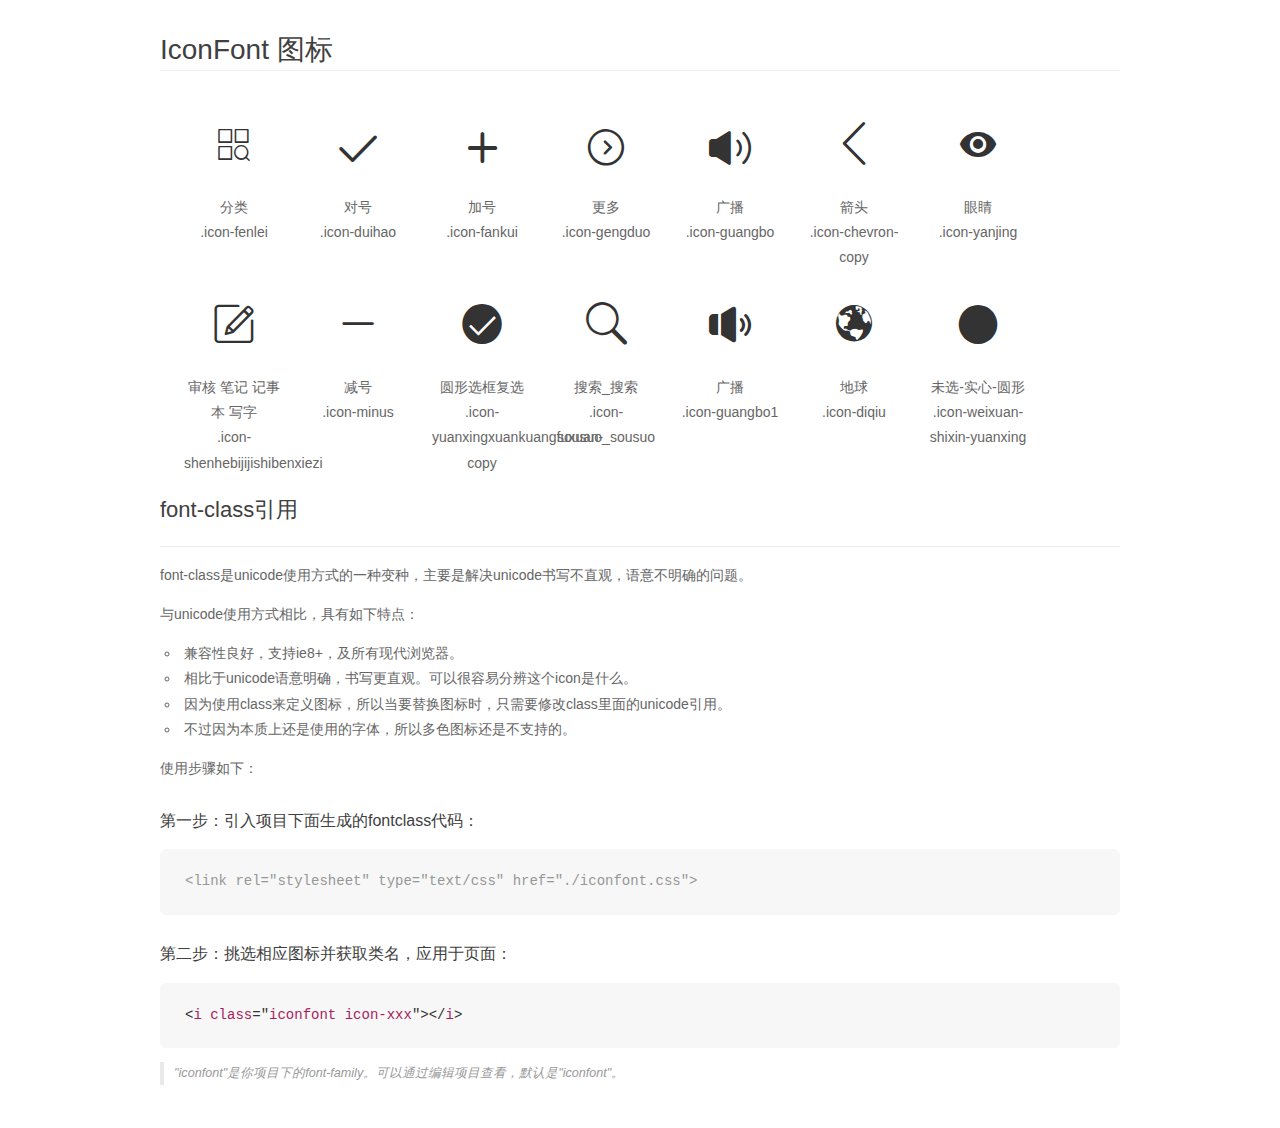
<file: font_kb3lq6g0aqe3766r/demo_fontclass.html>
<!DOCTYPE html>
<html>
<head>
    <meta charset="utf-8"/>
    <title>IconFont</title>
    <link rel="stylesheet" href="demo.css">
    <link rel="stylesheet" href="iconfont.css">
</head>
<body>
    <div class="main markdown">
        <h1>IconFont 图标</h1>
        <ul class="icon_lists clear">
            
                <li>
                <i class="icon iconfont icon-fenlei"></i>
                    <div class="name">分类</div>
                    <div class="fontclass">.icon-fenlei</div>
                </li>
            
                <li>
                <i class="icon iconfont icon-duihao"></i>
                    <div class="name">对号</div>
                    <div class="fontclass">.icon-duihao</div>
                </li>
            
                <li>
                <i class="icon iconfont icon-fankui"></i>
                    <div class="name">加号</div>
                    <div class="fontclass">.icon-fankui</div>
                </li>
            
                <li>
                <i class="icon iconfont icon-gengduo"></i>
                    <div class="name">更多</div>
                    <div class="fontclass">.icon-gengduo</div>
                </li>
            
                <li>
                <i class="icon iconfont icon-guangbo"></i>
                    <div class="name">广播</div>
                    <div class="fontclass">.icon-guangbo</div>
                </li>
            
                <li>
                <i class="icon iconfont icon-chevron-copy"></i>
                    <div class="name">箭头</div>
                    <div class="fontclass">.icon-chevron-copy</div>
                </li>
            
                <li>
                <i class="icon iconfont icon-yanjing"></i>
                    <div class="name">眼睛</div>
                    <div class="fontclass">.icon-yanjing</div>
                </li>
            
                <li>
                <i class="icon iconfont icon-shenhebijijishibenxiezi"></i>
                    <div class="name">审核 笔记 记事本 写字</div>
                    <div class="fontclass">.icon-shenhebijijishibenxiezi</div>
                </li>
            
                <li>
                <i class="icon iconfont icon-minus"></i>
                    <div class="name">减号</div>
                    <div class="fontclass">.icon-minus</div>
                </li>
            
                <li>
                <i class="icon iconfont icon-yuanxingxuankuangfuxuan-copy"></i>
                    <div class="name">圆形选框复选</div>
                    <div class="fontclass">.icon-yuanxingxuankuangfuxuan-copy</div>
                </li>
            
                <li>
                <i class="icon iconfont icon-sousuo_sousuo"></i>
                    <div class="name">搜索_搜索</div>
                    <div class="fontclass">.icon-sousuo_sousuo</div>
                </li>
            
                <li>
                <i class="icon iconfont icon-guangbo1"></i>
                    <div class="name">广播</div>
                    <div class="fontclass">.icon-guangbo1</div>
                </li>
            
                <li>
                <i class="icon iconfont icon-diqiu"></i>
                    <div class="name">地球</div>
                    <div class="fontclass">.icon-diqiu</div>
                </li>
            
                <li>
                <i class="icon iconfont icon-weixuan-shixin-yuanxing"></i>
                    <div class="name">未选-实心-圆形</div>
                    <div class="fontclass">.icon-weixuan-shixin-yuanxing</div>
                </li>
            
        </ul>

        <h2 id="font-class-">font-class引用</h2>
        <hr>

        <p>font-class是unicode使用方式的一种变种，主要是解决unicode书写不直观，语意不明确的问题。</p>
        <p>与unicode使用方式相比，具有如下特点：</p>
        <ul>
        <li>兼容性良好，支持ie8+，及所有现代浏览器。</li>
        <li>相比于unicode语意明确，书写更直观。可以很容易分辨这个icon是什么。</li>
        <li>因为使用class来定义图标，所以当要替换图标时，只需要修改class里面的unicode引用。</li>
        <li>不过因为本质上还是使用的字体，所以多色图标还是不支持的。</li>
        </ul>
        <p>使用步骤如下：</p>
        <h3 id="-fontclass-">第一步：引入项目下面生成的fontclass代码：</h3>


        <pre><code class="lang-js hljs javascript"><span class="hljs-comment">&lt;link rel="stylesheet" type="text/css" href="./iconfont.css"&gt;</span></code></pre>
        <h3 id="-">第二步：挑选相应图标并获取类名，应用于页面：</h3>
        <pre><code class="lang-css hljs">&lt;<span class="hljs-selector-tag">i</span> <span class="hljs-selector-tag">class</span>="<span class="hljs-selector-tag">iconfont</span> <span class="hljs-selector-tag">icon-xxx</span>"&gt;&lt;/<span class="hljs-selector-tag">i</span>&gt;</code></pre>
        <blockquote>
        <p>"iconfont"是你项目下的font-family。可以通过编辑项目查看，默认是"iconfont"。</p>
        </blockquote>
    </div>
</body>
</html>
</file>
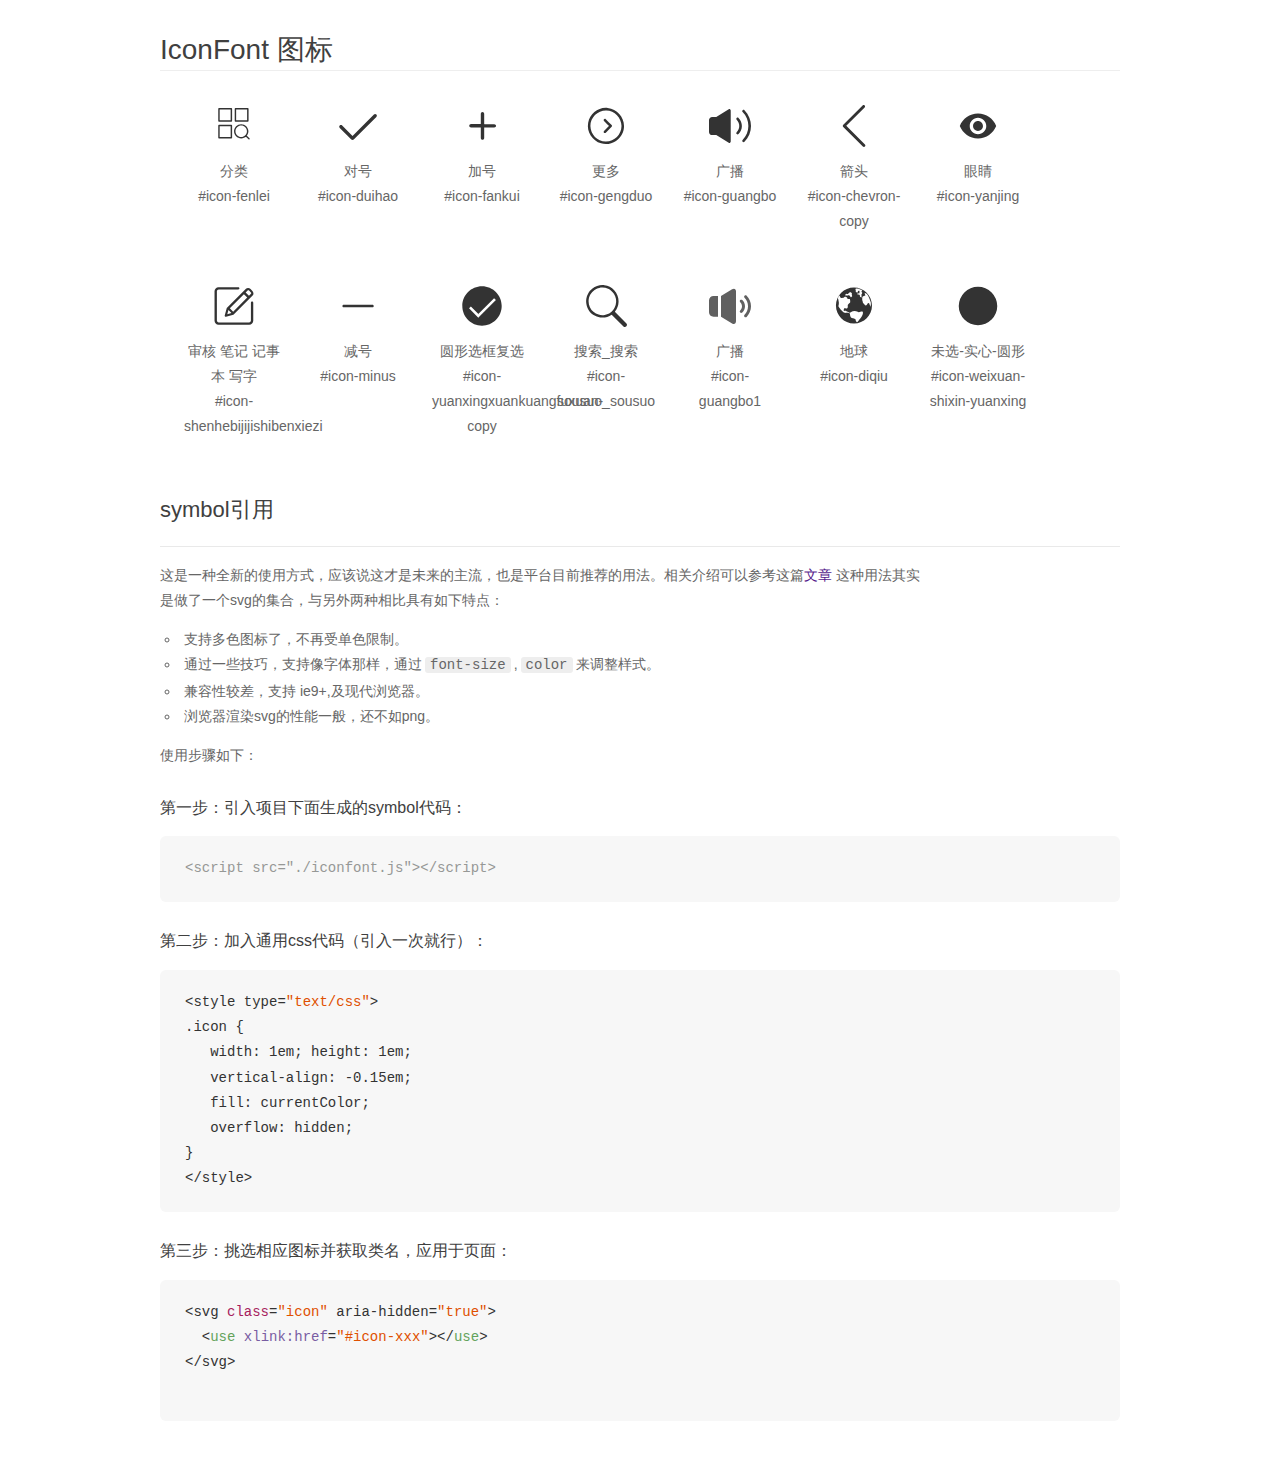
<file: font_kb3lq6g0aqe3766r/demo_symbol.html>
<!DOCTYPE html>
<html>
<head>
    <meta charset="utf-8"/>
    <title>IconFont</title>
    <link rel="stylesheet" href="demo.css">
    <script src="iconfont.js"></script>

    <style type="text/css">
        .icon {
          /* 通过设置 font-size 来改变图标大小 */
          width: 1em; height: 1em;
          /* 图标和文字相邻时，垂直对齐 */
          vertical-align: -0.15em;
          /* 通过设置 color 来改变 SVG 的颜色/fill */
          fill: currentColor;
          /* path 和 stroke 溢出 viewBox 部分在 IE 下会显示
             normalize.css 中也包含这行 */
          overflow: hidden;
        }

    </style>
</head>
<body>
    <div class="main markdown">
        <h1>IconFont 图标</h1>
        <ul class="icon_lists clear">
            
                <li>
                    <svg class="icon" aria-hidden="true">
                        <use xlink:href="#icon-fenlei"></use>
                    </svg>
                    <div class="name">分类</div>
                    <div class="fontclass">#icon-fenlei</div>
                </li>
            
                <li>
                    <svg class="icon" aria-hidden="true">
                        <use xlink:href="#icon-duihao"></use>
                    </svg>
                    <div class="name">对号</div>
                    <div class="fontclass">#icon-duihao</div>
                </li>
            
                <li>
                    <svg class="icon" aria-hidden="true">
                        <use xlink:href="#icon-fankui"></use>
                    </svg>
                    <div class="name">加号</div>
                    <div class="fontclass">#icon-fankui</div>
                </li>
            
                <li>
                    <svg class="icon" aria-hidden="true">
                        <use xlink:href="#icon-gengduo"></use>
                    </svg>
                    <div class="name">更多</div>
                    <div class="fontclass">#icon-gengduo</div>
                </li>
            
                <li>
                    <svg class="icon" aria-hidden="true">
                        <use xlink:href="#icon-guangbo"></use>
                    </svg>
                    <div class="name">广播</div>
                    <div class="fontclass">#icon-guangbo</div>
                </li>
            
                <li>
                    <svg class="icon" aria-hidden="true">
                        <use xlink:href="#icon-chevron-copy"></use>
                    </svg>
                    <div class="name">箭头</div>
                    <div class="fontclass">#icon-chevron-copy</div>
                </li>
            
                <li>
                    <svg class="icon" aria-hidden="true">
                        <use xlink:href="#icon-yanjing"></use>
                    </svg>
                    <div class="name">眼睛</div>
                    <div class="fontclass">#icon-yanjing</div>
                </li>
            
                <li>
                    <svg class="icon" aria-hidden="true">
                        <use xlink:href="#icon-shenhebijijishibenxiezi"></use>
                    </svg>
                    <div class="name">审核 笔记 记事本 写字</div>
                    <div class="fontclass">#icon-shenhebijijishibenxiezi</div>
                </li>
            
                <li>
                    <svg class="icon" aria-hidden="true">
                        <use xlink:href="#icon-minus"></use>
                    </svg>
                    <div class="name">减号</div>
                    <div class="fontclass">#icon-minus</div>
                </li>
            
                <li>
                    <svg class="icon" aria-hidden="true">
                        <use xlink:href="#icon-yuanxingxuankuangfuxuan-copy"></use>
                    </svg>
                    <div class="name">圆形选框复选</div>
                    <div class="fontclass">#icon-yuanxingxuankuangfuxuan-copy</div>
                </li>
            
                <li>
                    <svg class="icon" aria-hidden="true">
                        <use xlink:href="#icon-sousuo_sousuo"></use>
                    </svg>
                    <div class="name">搜索_搜索</div>
                    <div class="fontclass">#icon-sousuo_sousuo</div>
                </li>
            
                <li>
                    <svg class="icon" aria-hidden="true">
                        <use xlink:href="#icon-guangbo1"></use>
                    </svg>
                    <div class="name">广播</div>
                    <div class="fontclass">#icon-guangbo1</div>
                </li>
            
                <li>
                    <svg class="icon" aria-hidden="true">
                        <use xlink:href="#icon-diqiu"></use>
                    </svg>
                    <div class="name">地球</div>
                    <div class="fontclass">#icon-diqiu</div>
                </li>
            
                <li>
                    <svg class="icon" aria-hidden="true">
                        <use xlink:href="#icon-weixuan-shixin-yuanxing"></use>
                    </svg>
                    <div class="name">未选-实心-圆形</div>
                    <div class="fontclass">#icon-weixuan-shixin-yuanxing</div>
                </li>
            
        </ul>


        <h2 id="symbol-">symbol引用</h2>
        <hr>

        <p>这是一种全新的使用方式，应该说这才是未来的主流，也是平台目前推荐的用法。相关介绍可以参考这篇<a href="">文章</a>
        这种用法其实是做了一个svg的集合，与另外两种相比具有如下特点：</p>
        <ul>
          <li>支持多色图标了，不再受单色限制。</li>
          <li>通过一些技巧，支持像字体那样，通过<code>font-size</code>,<code>color</code>来调整样式。</li>
          <li>兼容性较差，支持 ie9+,及现代浏览器。</li>
          <li>浏览器渲染svg的性能一般，还不如png。</li>
        </ul>
        <p>使用步骤如下：</p>
        <h3 id="-symbol-">第一步：引入项目下面生成的symbol代码：</h3>
        <pre><code class="lang-js hljs javascript"><span class="hljs-comment">&lt;script src="./iconfont.js"&gt;&lt;/script&gt;</span></code></pre>
        <h3 id="-css-">第二步：加入通用css代码（引入一次就行）：</h3>
        <pre><code class="lang-js hljs javascript">&lt;style type=<span class="hljs-string">"text/css"</span>&gt;
.icon {
   width: <span class="hljs-number">1</span>em; height: <span class="hljs-number">1</span>em;
   vertical-align: <span class="hljs-number">-0.15</span>em;
   fill: currentColor;
   overflow: hidden;
}
&lt;<span class="hljs-regexp">/style&gt;</span></code></pre>
        <h3 id="-">第三步：挑选相应图标并获取类名，应用于页面：</h3>
        <pre><code class="lang-js hljs javascript">&lt;svg <span class="hljs-class"><span class="hljs-keyword">class</span></span>=<span class="hljs-string">"icon"</span> aria-hidden=<span class="hljs-string">"true"</span>&gt;<span class="xml"><span class="hljs-tag">
  &lt;<span class="hljs-name">use</span> <span class="hljs-attr">xlink:href</span>=<span class="hljs-string">"#icon-xxx"</span>&gt;</span><span class="hljs-tag">&lt;/<span class="hljs-name">use</span>&gt;</span>
</span>&lt;<span class="hljs-regexp">/svg&gt;
        </span></code></pre>
    </div>
</body>
</html>
</file>
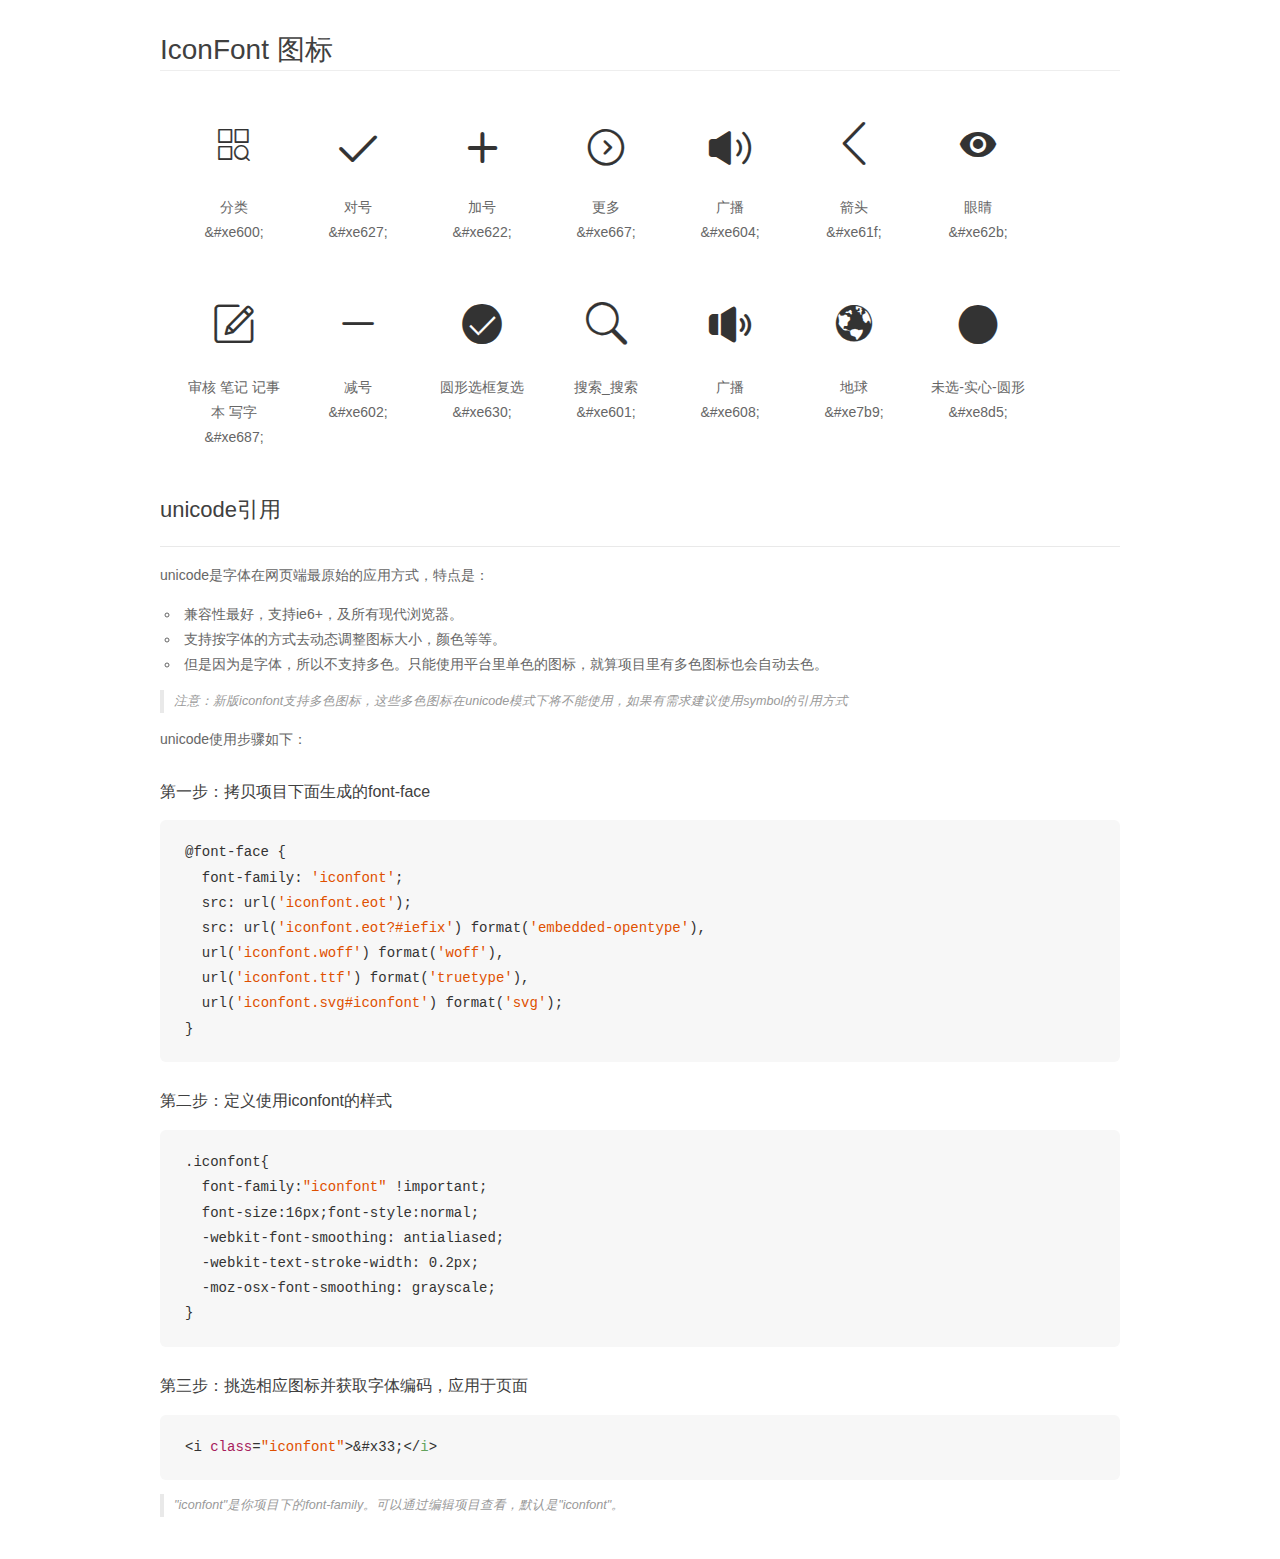
<file: font_kb3lq6g0aqe3766r/demo_unicode.html>
<!DOCTYPE html>
<html>
<head>
    <meta charset="utf-8"/>
    <title>IconFont</title>
    <link rel="stylesheet" href="demo.css">

    <style type="text/css">

        @font-face {font-family: "iconfont";
          src: url('iconfont.eot'); /* IE9*/
          src: url('iconfont.eot#iefix') format('embedded-opentype'), /* IE6-IE8 */
          url('iconfont.woff') format('woff'), /* chrome, firefox */
          url('iconfont.ttf') format('truetype'), /* chrome, firefox, opera, Safari, Android, iOS 4.2+*/
          url('iconfont.svg#iconfont') format('svg'); /* iOS 4.1- */
        }

        .iconfont {
          font-family:"iconfont" !important;
          font-size:16px;
          font-style:normal;
          -webkit-font-smoothing: antialiased;
          -webkit-text-stroke-width: 0.2px;
          -moz-osx-font-smoothing: grayscale;
        }

    </style>
</head>
<body>
    <div class="main markdown">
        <h1>IconFont 图标</h1>
        <ul class="icon_lists clear">
            
                <li>
                <i class="icon iconfont">&#xe600;</i>
                    <div class="name">分类</div>
                    <div class="code">&amp;#xe600;</div>
                </li>
            
                <li>
                <i class="icon iconfont">&#xe627;</i>
                    <div class="name">对号</div>
                    <div class="code">&amp;#xe627;</div>
                </li>
            
                <li>
                <i class="icon iconfont">&#xe622;</i>
                    <div class="name">加号</div>
                    <div class="code">&amp;#xe622;</div>
                </li>
            
                <li>
                <i class="icon iconfont">&#xe667;</i>
                    <div class="name">更多</div>
                    <div class="code">&amp;#xe667;</div>
                </li>
            
                <li>
                <i class="icon iconfont">&#xe604;</i>
                    <div class="name">广播</div>
                    <div class="code">&amp;#xe604;</div>
                </li>
            
                <li>
                <i class="icon iconfont">&#xe61f;</i>
                    <div class="name">箭头</div>
                    <div class="code">&amp;#xe61f;</div>
                </li>
            
                <li>
                <i class="icon iconfont">&#xe62b;</i>
                    <div class="name">眼睛</div>
                    <div class="code">&amp;#xe62b;</div>
                </li>
            
                <li>
                <i class="icon iconfont">&#xe687;</i>
                    <div class="name">审核 笔记 记事本 写字</div>
                    <div class="code">&amp;#xe687;</div>
                </li>
            
                <li>
                <i class="icon iconfont">&#xe602;</i>
                    <div class="name">减号</div>
                    <div class="code">&amp;#xe602;</div>
                </li>
            
                <li>
                <i class="icon iconfont">&#xe630;</i>
                    <div class="name">圆形选框复选</div>
                    <div class="code">&amp;#xe630;</div>
                </li>
            
                <li>
                <i class="icon iconfont">&#xe601;</i>
                    <div class="name">搜索_搜索</div>
                    <div class="code">&amp;#xe601;</div>
                </li>
            
                <li>
                <i class="icon iconfont">&#xe608;</i>
                    <div class="name">广播</div>
                    <div class="code">&amp;#xe608;</div>
                </li>
            
                <li>
                <i class="icon iconfont">&#xe7b9;</i>
                    <div class="name">地球</div>
                    <div class="code">&amp;#xe7b9;</div>
                </li>
            
                <li>
                <i class="icon iconfont">&#xe8d5;</i>
                    <div class="name">未选-实心-圆形</div>
                    <div class="code">&amp;#xe8d5;</div>
                </li>
            
        </ul>
        <h2 id="unicode-">unicode引用</h2>
        <hr>

        <p>unicode是字体在网页端最原始的应用方式，特点是：</p>
        <ul>
        <li>兼容性最好，支持ie6+，及所有现代浏览器。</li>
        <li>支持按字体的方式去动态调整图标大小，颜色等等。</li>
        <li>但是因为是字体，所以不支持多色。只能使用平台里单色的图标，就算项目里有多色图标也会自动去色。</li>
        </ul>
        <blockquote>
        <p>注意：新版iconfont支持多色图标，这些多色图标在unicode模式下将不能使用，如果有需求建议使用symbol的引用方式</p>
        </blockquote>
        <p>unicode使用步骤如下：</p>
        <h3 id="-font-face">第一步：拷贝项目下面生成的font-face</h3>
        <pre><code class="lang-js hljs javascript">@font-face {
  font-family: <span class="hljs-string">'iconfont'</span>;
  src: url(<span class="hljs-string">'iconfont.eot'</span>);
  src: url(<span class="hljs-string">'iconfont.eot?#iefix'</span>) format(<span class="hljs-string">'embedded-opentype'</span>),
  url(<span class="hljs-string">'iconfont.woff'</span>) format(<span class="hljs-string">'woff'</span>),
  url(<span class="hljs-string">'iconfont.ttf'</span>) format(<span class="hljs-string">'truetype'</span>),
  url(<span class="hljs-string">'iconfont.svg#iconfont'</span>) format(<span class="hljs-string">'svg'</span>);
}
</code></pre>
        <h3 id="-iconfont-">第二步：定义使用iconfont的样式</h3>
        <pre><code class="lang-js hljs javascript">.iconfont{
  font-family:<span class="hljs-string">"iconfont"</span> !important;
  font-size:<span class="hljs-number">16</span>px;font-style:normal;
  -webkit-font-smoothing: antialiased;
  -webkit-text-stroke-width: <span class="hljs-number">0.2</span>px;
  -moz-osx-font-smoothing: grayscale;
}
</code></pre>
        <h3 id="-">第三步：挑选相应图标并获取字体编码，应用于页面</h3>
        <pre><code class="lang-js hljs javascript">&lt;i <span class="hljs-class"><span class="hljs-keyword">class</span></span>=<span class="hljs-string">"iconfont"</span>&gt;&amp;#x33;<span class="xml"><span class="hljs-tag">&lt;/<span class="hljs-name">i</span>&gt;</span></span></code></pre>

        <blockquote>
        <p>"iconfont"是你项目下的font-family。可以通过编辑项目查看，默认是"iconfont"。</p>
        </blockquote>
    </div>


</body>
</html>
</file>
<file: font_kb3lq6g0aqe3766r/iconfont.css>
@font-face {font-family: "iconfont";
  src: url('iconfont.eot?t=1497846294977'); /* IE9*/
  src: url('iconfont.eot?t=1497846294977#iefix') format('embedded-opentype'), /* IE6-IE8 */
  url('iconfont.woff?t=1497846294977') format('woff'), /* chrome, firefox */
  url('iconfont.ttf?t=1497846294977') format('truetype'), /* chrome, firefox, opera, Safari, Android, iOS 4.2+*/
  url('iconfont.svg?t=1497846294977#iconfont') format('svg'); /* iOS 4.1- */
}

.iconfont {
  font-family:"iconfont" !important;
  font-size:16px;
  font-style:normal;
  -webkit-font-smoothing: antialiased;
  -moz-osx-font-smoothing: grayscale;
}

.icon-fenlei:before { content: "\e600"; }

.icon-duihao:before { content: "\e627"; }

.icon-fankui:before { content: "\e622"; }

.icon-gengduo:before { content: "\e667"; }

.icon-guangbo:before { content: "\e604"; }

.icon-chevron-copy:before { content: "\e61f"; }

.icon-yanjing:before { content: "\e62b"; }

.icon-shenhebijijishibenxiezi:before { content: "\e687"; }

.icon-minus:before { content: "\e602"; }

.icon-yuanxingxuankuangfuxuan-copy:before { content: "\e630"; }

.icon-sousuo_sousuo:before { content: "\e601"; }

.icon-guangbo1:before { content: "\e608"; }

.icon-diqiu:before { content: "\e7b9"; }

.icon-weixuan-shixin-yuanxing:before { content: "\e8d5"; }
</file>
<file: font_kb3lq6g0aqe3766r/demo.css>
*{margin: 0;padding: 0;list-style: none;}
/*
KISSY CSS Reset
理念：1. reset 的目的不是清除浏览器的默认样式，这仅是部分工作。清除和重置是紧密不可分的。
2. reset 的目的不是让默认样式在所有浏览器下一致，而是减少默认样式有可能带来的问题。
3. reset 期望提供一套普适通用的基础样式。但没有银弹，推荐根据具体需求，裁剪和修改后再使用。
特色：1. 适应中文；2. 基于最新主流浏览器。
维护：玉伯<lifesinger@gmail.com>, 正淳<ragecarrier@gmail.com>
 */

/** 清除内外边距 **/
body, h1, h2, h3, h4, h5, h6, hr, p, blockquote, /* structural elements 结构元素 */
dl, dt, dd, ul, ol, li, /* list elements 列表元素 */
pre, /* text formatting elements 文本格式元素 */
form, fieldset, legend, button, input, textarea, /* form elements 表单元素 */
th, td /* table elements 表格元素 */ {
  margin: 0;
  padding: 0;
}

/** 设置默认字体 **/
body,
button, input, select, textarea /* for ie */ {
  font: 12px/1.5 tahoma, arial, \5b8b\4f53, sans-serif;
}
h1, h2, h3, h4, h5, h6 { font-size: 100%; }
address, cite, dfn, em, var { font-style: normal; } /* 将斜体扶正 */
code, kbd, pre, samp { font-family: courier new, courier, monospace; } /* 统一等宽字体 */
small { font-size: 12px; } /* 小于 12px 的中文很难阅读，让 small 正常化 */

/** 重置列表元素 **/
ul, ol { list-style: none; }

/** 重置文本格式元素 **/
a { text-decoration: none; }
a:hover { text-decoration: underline; }


/** 重置表单元素 **/
legend { color: #000; } /* for ie6 */
fieldset, img { border: 0; } /* img 搭车：让链接里的 img 无边框 */
button, input, select, textarea { font-size: 100%; } /* 使得表单元素在 ie 下能继承字体大小 */
/* 注：optgroup 无法扶正 */

/** 重置表格元素 **/
table { border-collapse: collapse; border-spacing: 0; }

/* 清除浮动 */
.ks-clear:after, .clear:after {
  content: '\20';
  display: block;
  height: 0;
  clear: both;
}
.ks-clear, .clear {
  *zoom: 1;
}

.main {
  padding: 30px 100px;
width: 960px;
margin: 0 auto;
}
.main h1{font-size:36px; color:#333; text-align:left;margin-bottom:30px; border-bottom: 1px solid #eee;}

.helps{margin-top:40px;}
.helps pre{
  padding:20px;
  margin:10px 0;
  border:solid 1px #e7e1cd;
  background-color: #fffdef;
  overflow: auto;
}

.icon_lists{
  width: 100% !important;

}

.icon_lists li{
  float:left;
  width: 100px;
  height:180px;
  text-align: center;
  list-style: none !important;
}
.icon_lists .icon{
  font-size: 42px;
  line-height: 100px;
  margin: 10px 0;
  color:#333;
  -webkit-transition: font-size 0.25s ease-out 0s;
  -moz-transition: font-size 0.25s ease-out 0s;
  transition: font-size 0.25s ease-out 0s;

}
.icon_lists .icon:hover{
  font-size: 100px;
}



.markdown {
  color: #666;
  font-size: 14px;
  line-height: 1.8;
}

.highlight {
  line-height: 1.5;
}

.markdown img {
  vertical-align: middle;
  max-width: 100%;
}

.markdown h1 {
  color: #404040;
  font-weight: 500;
  line-height: 40px;
  margin-bottom: 24px;
}

.markdown h2,
.markdown h3,
.markdown h4,
.markdown h5,
.markdown h6 {
  color: #404040;
  margin: 1.6em 0 0.6em 0;
  font-weight: 500;
  clear: both;
}

.markdown h1 {
  font-size: 28px;
}

.markdown h2 {
  font-size: 22px;
}

.markdown h3 {
  font-size: 16px;
}

.markdown h4 {
  font-size: 14px;
}

.markdown h5 {
  font-size: 12px;
}

.markdown h6 {
  font-size: 12px;
}

.markdown hr {
  height: 1px;
  border: 0;
  background: #e9e9e9;
  margin: 16px 0;
  clear: both;
}

.markdown p,
.markdown pre {
  margin: 1em 0;
}

.markdown > p,
.markdown > blockquote,
.markdown > .highlight,
.markdown > ol,
.markdown > ul {
  width: 80%;
}

.markdown ul > li {
  list-style: circle;
}

.markdown > ul li,
.markdown blockquote ul > li {
  margin-left: 20px;
  padding-left: 4px;
}

.markdown > ul li p,
.markdown > ol li p {
  margin: 0.6em 0;
}

.markdown ol > li {
  list-style: decimal;
}

.markdown > ol li,
.markdown blockquote ol > li {
  margin-left: 20px;
  padding-left: 4px;
}

.markdown code {
  margin: 0 3px;
  padding: 0 5px;
  background: #eee;
  border-radius: 3px;
}

.markdown pre {
  border-radius: 6px;
  background: #f7f7f7;
  padding: 20px;
}

.markdown pre code {
  border: none;
  background: #f7f7f7;
  margin: 0;
}

.markdown strong,
.markdown b {
  font-weight: 600;
}

.markdown > table {
  border-collapse: collapse;
  border-spacing: 0px;
  empty-cells: show;
  border: 1px solid #e9e9e9;
  width: 95%;
  margin-bottom: 24px;
}

.markdown > table th {
  white-space: nowrap;
  color: #333;
  font-weight: 600;

}

.markdown > table th,
.markdown > table td {
  border: 1px solid #e9e9e9;
  padding: 8px 16px;
  text-align: left;
}

.markdown > table th {
  background: #F7F7F7;
}

.markdown blockquote {
  font-size: 90%;
  color: #999;
  border-left: 4px solid #e9e9e9;
  padding-left: 0.8em;
  margin: 1em 0;
  font-style: italic;
}

.markdown blockquote p {
  margin: 0;
}

.markdown .anchor {
  opacity: 0;
  transition: opacity 0.3s ease;
  margin-left: 8px;
}

.markdown .waiting {
  color: #ccc;
}

.markdown h1:hover .anchor,
.markdown h2:hover .anchor,
.markdown h3:hover .anchor,
.markdown h4:hover .anchor,
.markdown h5:hover .anchor,
.markdown h6:hover .anchor {
  opacity: 1;
  display: inline-block;
}

.markdown > br,
.markdown > p > br {
  clear: both;
}


.hljs {
  display: block;
  background: white;
  padding: 0.5em;
  color: #333333;
  overflow-x: auto;
}

.hljs-comment,
.hljs-meta {
  color: #969896;
}

.hljs-string,
.hljs-variable,
.hljs-template-variable,
.hljs-strong,
.hljs-emphasis,
.hljs-quote {
  color: #df5000;
}

.hljs-keyword,
.hljs-selector-tag,
.hljs-type {
  color: #a71d5d;
}

.hljs-literal,
.hljs-symbol,
.hljs-bullet,
.hljs-attribute {
  color: #0086b3;
}

.hljs-section,
.hljs-name {
  color: #63a35c;
}

.hljs-tag {
  color: #333333;
}

.hljs-title,
.hljs-attr,
.hljs-selector-id,
.hljs-selector-class,
.hljs-selector-attr,
.hljs-selector-pseudo {
  color: #795da3;
}

.hljs-addition {
  color: #55a532;
  background-color: #eaffea;
}

.hljs-deletion {
  color: #bd2c00;
  background-color: #ffecec;
}

.hljs-link {
  text-decoration: underline;
}

pre{
  background: #fff;
}
</file>
